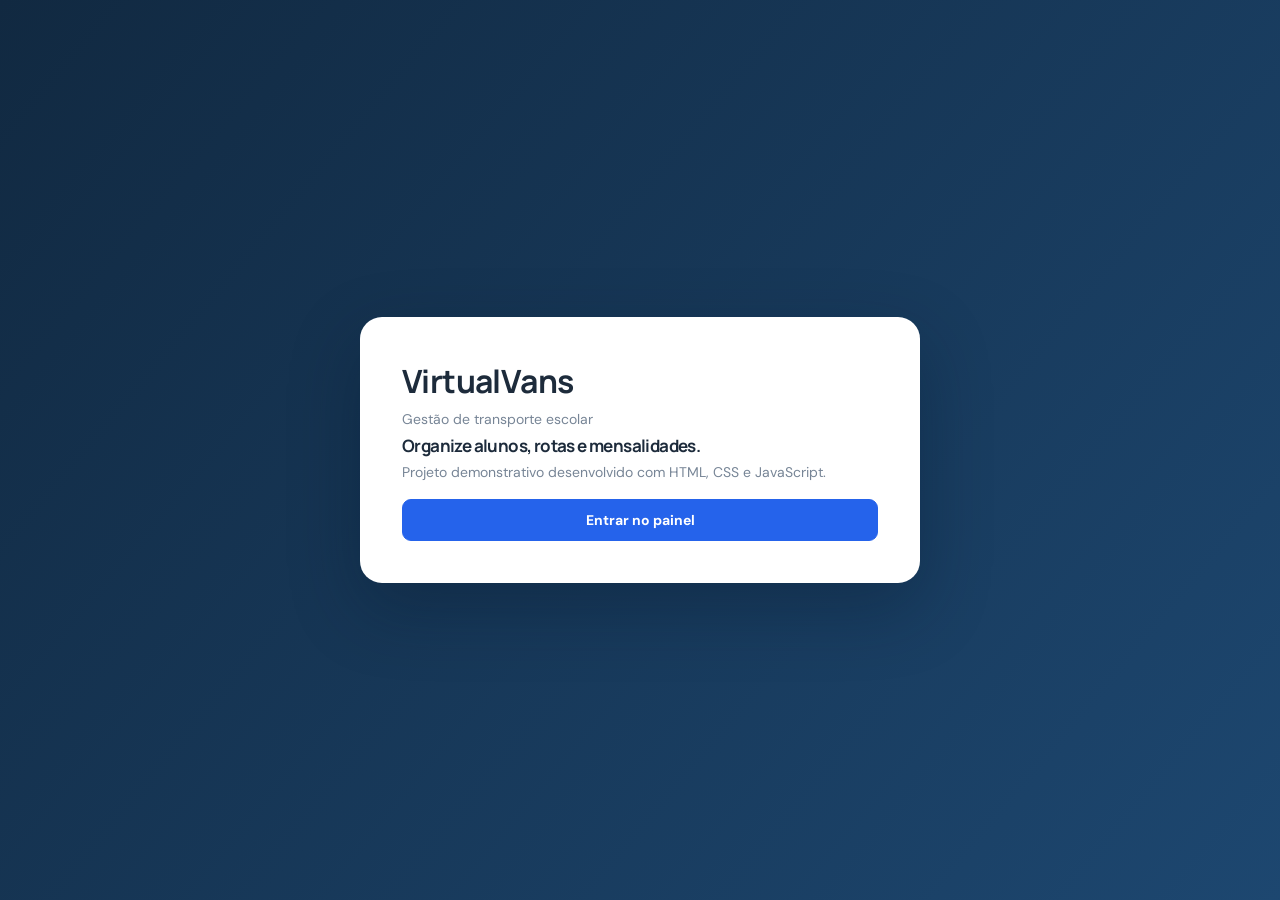
<file: protot/index.html>
<!doctype html>
<html lang="pt-BR">

<head>
    <meta charset="UTF-8">
    <meta name="viewport" content="width=device-width,initial-scale=1">
    <title>VirtualVans — Transporte escolar</title>
    <link rel="stylesheet" href="index.css">
</head>

<body>
    <main class="home">
        <section class="home-card">
            <h1>VirtualVans</h1>
            <p>Gestão de transporte escolar</p>
            <h2>Organize alunos, rotas e mensalidades.</h2>
            <p>Projeto demonstrativo desenvolvido com HTML, CSS e JavaScript.</p><a class="btn primary"
                href="bin/front/painel.html">Entrar no painel</a>
        </section>
    </main>
</body>

</html>
</file>
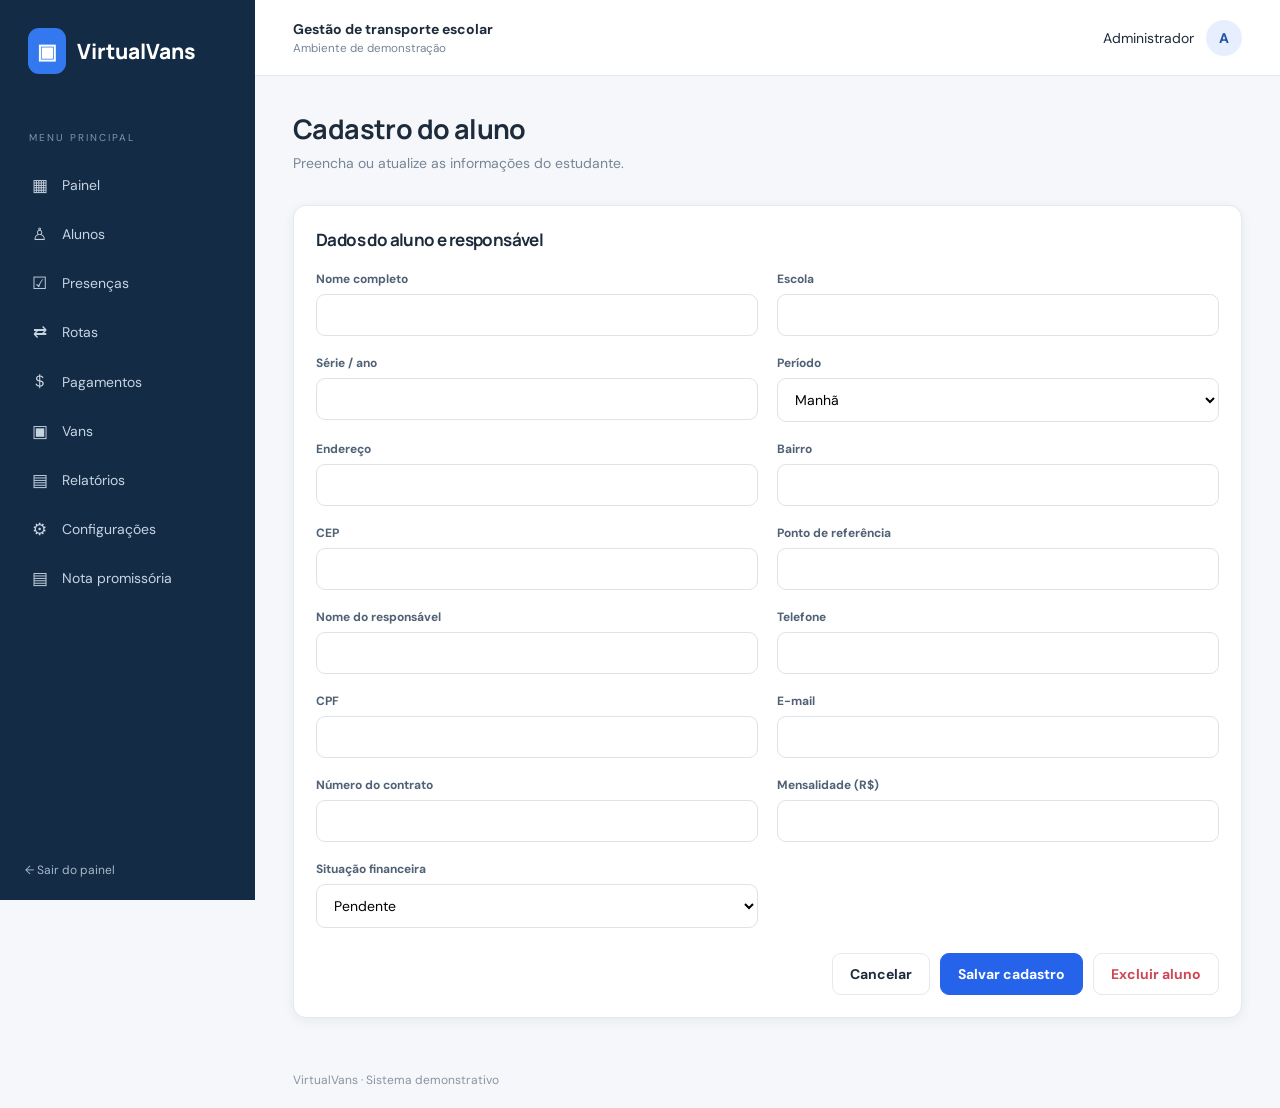
<file: protot/bin/front/aluno.html>
<!doctype html>
<html lang="pt-BR">

<head>
    <meta charset="UTF-8">
    <meta name="viewport" content="width=device-width,initial-scale=1">
    <meta name="description" content="VirtualVans - gestão de transporte escolar">
    <title>Cadastro do aluno | VirtualVans</title>
    <link rel="stylesheet" href="style.css">
</head>

<body data-page="aluno">
    <div class="layout">
        <aside class="sidebar" id="sidebar">
            <a class="brand" href="painel.html"><span class="brand-icon">▣</span>VirtualVans</a>
            <div class="nav-label">MENU PRINCIPAL</div>
            <nav aria-label="Menu principal"><a class="nav-item " href="painel.html"><span
                        class="nav-icon">▦</span>Painel</a><a class="nav-item " href="alunos.html"><span
                        class="nav-icon">♙</span>Alunos</a><a class="nav-item " href="presencas.html"><span
                        class="nav-icon">☑</span>Presenças</a><a class="nav-item " href="rotas.html"><span
                        class="nav-icon">⇄</span>Rotas</a><a class="nav-item " href="pagamentos.html"><span
                        class="nav-icon">＄</span>Pagamentos</a><a class="nav-item " href="vans.html"><span
                        class="nav-icon">▣</span>Vans</a><a class="nav-item " href="relatorios.html"><span
                        class="nav-icon">▤</span>Relatórios</a><a class="nav-item " href="configuracoes.html"><span
                        class="nav-icon">⚙</span>Configurações</a><a class="nav-item "
                    href="nota-promissoria.html"><span class="nav-icon">▤</span>Nota promissória</a></nav>
            <div class="sidebar-foot"><a href="index.html">← Sair do painel</a></div>
        </aside>
        <div class="main">
            <header class="topbar">
                <button type="button" class="btn menu-toggle" id="menu-toggle" aria-label="Abrir menu">☰</button>
                <div><strong>Gestão de transporte escolar</strong><br><small>Ambiente de demonstração</small></div>
                <div class="profile"><span>Administrador</span>
                    <div class="avatar">A</div>
                </div>
            </header>
            <main class="content">
                <div class="pagehead">
                    <div>
                        <h1>Cadastro do aluno</h1>
                        <p>Preencha ou atualize as informações do estudante.</p>
                    </div>
                </div>
                <form class="card" id="form-aluno">
                    <h2>Dados do aluno e responsável</h2>
                    <div class="formgrid">
                        <div class="formgroup"><label for="name">Nome completo</label><input class="field" id="name"
                                name="name" type="text" required></div>
                        <div class="formgroup"><label for="school">Escola</label><input class="field" id="school"
                                name="school" type="text" required></div>
                        <div class="formgroup"><label for="grade">Série / ano</label><input class="field" id="grade"
                                name="grade" type="text"></div>
                        <div class="formgroup"><label for="period">Período</label><select class="field" name="period"
                                id="period">
                                <option>Manhã</option>
                                <option>Tarde</option>
                                <option>Noite</option>
                            </select></div>
                        <div class="formgroup"><label for="address">Endereço</label><input class="field" id="address"
                                name="address" type="text"></div>
                        <div class="formgroup"><label for="neighborhood">Bairro</label><input class="field"
                                id="neighborhood" name="neighborhood" type="text"></div>
                        <div class="formgroup"><label for="cep">CEP</label><input class="field" id="cep" name="cep"
                                type="text"></div>
                        <div class="formgroup"><label for="reference">Ponto de referência</label><input class="field"
                                id="reference" name="reference" type="text"></div>
                        <div class="formgroup"><label for="parentName">Nome do responsável</label><input class="field"
                                id="parentName" name="parentName" type="text" required></div>
                        <div class="formgroup"><label for="parentPhone">Telefone</label><input class="field"
                                id="parentPhone" name="parentPhone" type="tel"></div>
                        <div class="formgroup"><label for="parentCPF">CPF</label><input class="field" id="parentCPF"
                                name="parentCPF" type="text"></div>
                        <div class="formgroup"><label for="email">E-mail</label><input class="field" id="email"
                                name="email" type="email"></div>
                        <div class="formgroup"><label for="contractNumber">Número do contrato</label><input
                                class="field" id="contractNumber" name="contractNumber" type="text"></div>
                        <div class="formgroup"><label for="monthlyFee">Mensalidade (R$)</label><input class="field"
                                id="monthlyFee" name="monthlyFee" type="number" required min=0 step=0.01></div>
                        <div class="formgroup"><label for="paymentStatus">Situação financeira</label><select
                                class="field" name="paymentStatus" id="paymentStatus">
                                <option value="pending">Pendente</option>
                                <option value="paid">Pago</option>
                                <option value="overdue">Atrasado</option>
                            </select></div>
                    </div>
                    <div class="actions"><a class="btn" href="alunos.html">Cancelar</a><button class="btn primary"
                            type="submit">Salvar cadastro</button><button class="btn danger" type="button"
                            id="excluir-aluno" hidden>Excluir aluno</button></div>
                </form>
            </main>
            <footer class="footer">VirtualVans · Sistema demonstrativo</footer>
        </div>
    </div>
    <div id="toast" role="status" aria-live="polite"></div>

    <script src="script.js"></script>
</body>

</html>
</file>
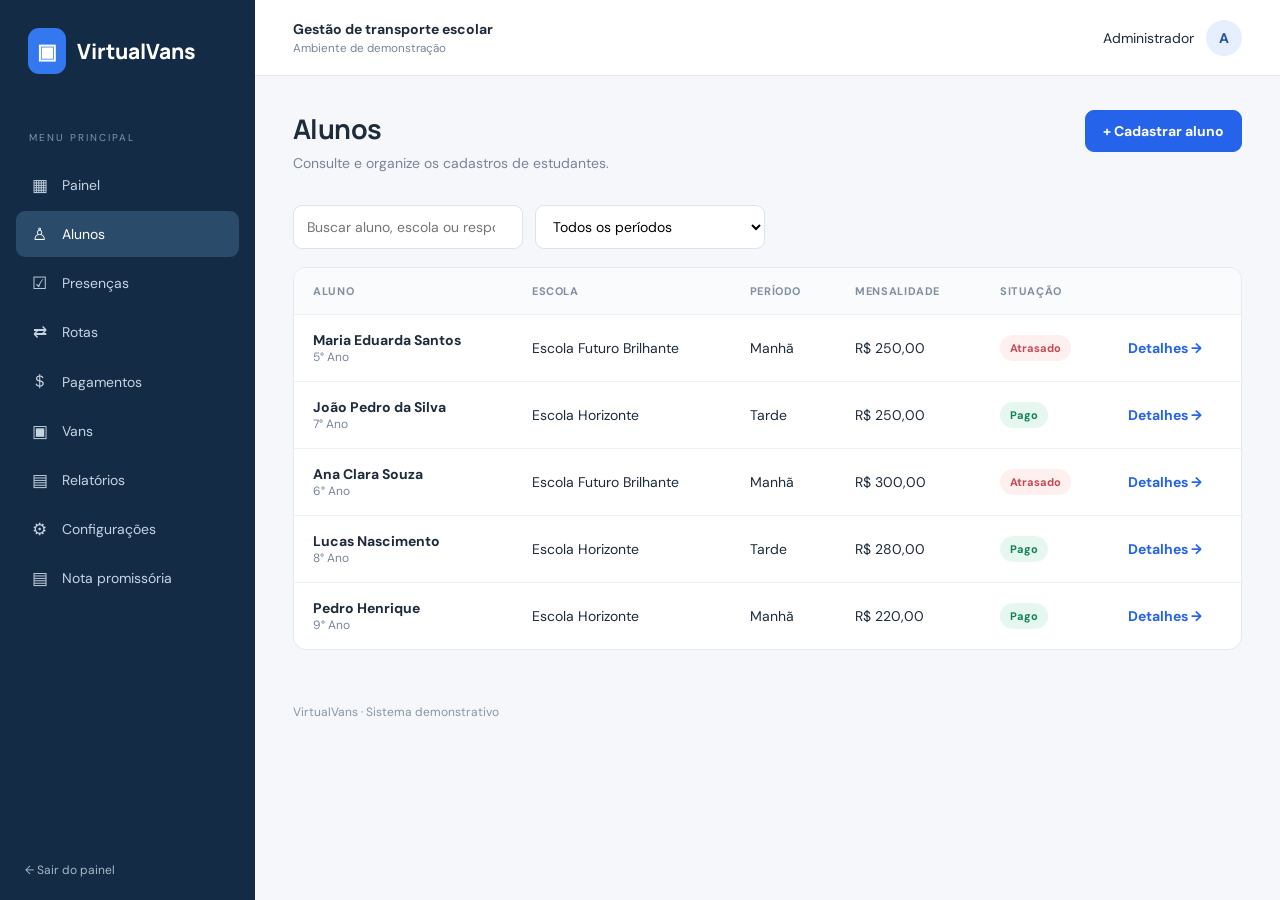
<file: protot/bin/front/alunos.html>
<!doctype html>
<html lang="pt-BR">

<head>
    <meta charset="UTF-8">
    <meta name="viewport" content="width=device-width,initial-scale=1">
    <meta name="description" content="VirtualVans - gestão de transporte escolar">
    <title>Alunos | VirtualVans</title>
    <link rel="stylesheet" href="style.css">
</head>

<body data-page="alunos">
    <div class="layout">
        <aside class="sidebar" id="sidebar">
            <a class="brand" href="painel.html"><span class="brand-icon">▣</span>VirtualVans</a>
            <div class="nav-label">MENU PRINCIPAL</div>
            <nav aria-label="Menu principal"><a class="nav-item " href="painel.html"><span
                        class="nav-icon">▦</span>Painel</a><a class="nav-item active" href="alunos.html"><span
                        class="nav-icon">♙</span>Alunos</a><a class="nav-item " href="presencas.html"><span
                        class="nav-icon">☑</span>Presenças</a><a class="nav-item " href="rotas.html"><span
                        class="nav-icon">⇄</span>Rotas</a><a class="nav-item " href="pagamentos.html"><span
                        class="nav-icon">＄</span>Pagamentos</a><a class="nav-item " href="vans.html"><span
                        class="nav-icon">▣</span>Vans</a><a class="nav-item " href="relatorios.html"><span
                        class="nav-icon">▤</span>Relatórios</a><a class="nav-item " href="configuracoes.html"><span
                        class="nav-icon">⚙</span>Configurações</a><a class="nav-item "
                    href="nota-promissoria.html"><span class="nav-icon">▤</span>Nota promissória</a></nav>
            <div class="sidebar-foot"><a href="index.html">← Sair do painel</a></div>
        </aside>
        <div class="main">
            <header class="topbar">
                <button type="button" class="btn menu-toggle" id="menu-toggle" aria-label="Abrir menu">☰</button>
                <div><strong>Gestão de transporte escolar</strong><br><small>Ambiente de demonstração</small></div>
                <div class="profile"><span>Administrador</span>
                    <div class="avatar">A</div>
                </div>
            </header>
            <main class="content">
                <div class="pagehead">
                    <div>
                        <h1>Alunos</h1>
                        <p>Consulte e organize os cadastros de estudantes.</p>
                    </div><a class="btn primary" href="aluno.html">+ Cadastrar aluno</a>
                </div>
                <div class="toolbar"><input class="field" type="search" id="busca-alunos"
                        placeholder="Buscar aluno, escola ou responsável"><select class="field" id="filtro-periodo">
                        <option value="">Todos os períodos</option>
                        <option>Manhã</option>
                        <option>Tarde</option>
                        <option>Noite</option>
                    </select></div>
                <div class="table-wrap">
                    <table id=tabela-alunos>
                        <thead>
                            <tr>
                                <th>Aluno</th>
                                <th>Escola</th>
                                <th>Período</th>
                                <th>Mensalidade</th>
                                <th>Situação</th>
                                <th></th>
                            </tr>
                        </thead>
                        <tbody>
                            <tr>
                                <td><strong>Maria Eduarda Santos</strong>
                                    <div class="mini">5° Ano</div>
                                </td>
                                <td>Escola Futuro Brilhante</td>
                                <td>Manhã</td>
                                <td>R$ 250,00</td>
                                <td><span class="badge overdue">Atrasado</span></td>
                                <td><a class="link" href="aluno.html?id=1">Detalhes →</a></td>
                            </tr>
                            <tr>
                                <td><strong>João Pedro da Silva</strong>
                                    <div class="mini">7° Ano</div>
                                </td>
                                <td>Escola Horizonte</td>
                                <td>Tarde</td>
                                <td>R$ 250,00</td>
                                <td><span class="badge paid">Pago</span></td>
                                <td><a class="link" href="aluno.html?id=2">Detalhes →</a></td>
                            </tr>
                            <tr>
                                <td><strong>Ana Clara Souza</strong>
                                    <div class="mini">6° Ano</div>
                                </td>
                                <td>Escola Futuro Brilhante</td>
                                <td>Manhã</td>
                                <td>R$ 300,00</td>
                                <td><span class="badge overdue">Atrasado</span></td>
                                <td><a class="link" href="aluno.html?id=3">Detalhes →</a></td>
                            </tr>
                            <tr>
                                <td><strong>Lucas Nascimento</strong>
                                    <div class="mini">8° Ano</div>
                                </td>
                                <td>Escola Horizonte</td>
                                <td>Tarde</td>
                                <td>R$ 280,00</td>
                                <td><span class="badge paid">Pago</span></td>
                                <td><a class="link" href="aluno.html?id=4">Detalhes →</a></td>
                            </tr>
                            <tr>
                                <td><strong>Pedro Henrique</strong>
                                    <div class="mini">9° Ano</div>
                                </td>
                                <td>Escola Horizonte</td>
                                <td>Manhã</td>
                                <td>R$ 220,00</td>
                                <td><span class="badge paid">Pago</span></td>
                                <td><a class="link" href="aluno.html?id=5">Detalhes →</a></td>
                            </tr>
                        </tbody>
                    </table>
                </div>
            </main>
            <footer class="footer">VirtualVans · Sistema demonstrativo</footer>
        </div>
    </div>
    <div id="toast" role="status" aria-live="polite"></div>

    <script src="script.js"></script>
</body>

</html>
</file>
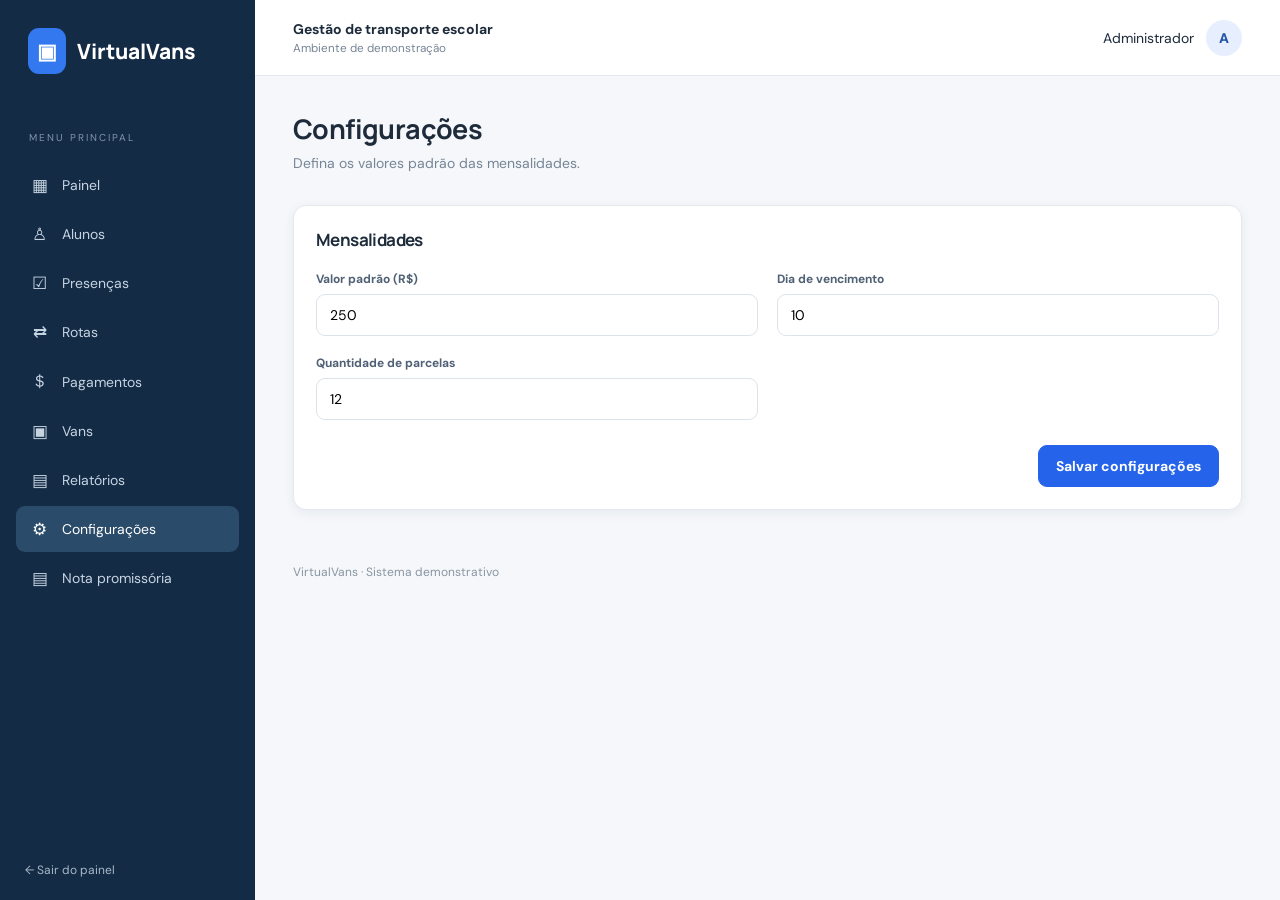
<file: protot/bin/front/configuracoes.html>
<!doctype html>
<html lang="pt-BR">

<head>
    <meta charset="UTF-8">
    <meta name="viewport" content="width=device-width,initial-scale=1">
    <meta name="description" content="VirtualVans - gestão de transporte escolar">
    <title>Configurações | VirtualVans</title>
    <link rel="stylesheet" href="style.css">
</head>

<body data-page="configuracoes">
    <div class="layout">
        <aside class="sidebar" id="sidebar">
            <a class="brand" href="painel.html"><span class="brand-icon">▣</span>VirtualVans</a>
            <div class="nav-label">MENU PRINCIPAL</div>
            <nav aria-label="Menu principal"><a class="nav-item " href="painel.html"><span
                        class="nav-icon">▦</span>Painel</a><a class="nav-item " href="alunos.html"><span
                        class="nav-icon">♙</span>Alunos</a><a class="nav-item " href="presencas.html"><span
                        class="nav-icon">☑</span>Presenças</a><a class="nav-item " href="rotas.html"><span
                        class="nav-icon">⇄</span>Rotas</a><a class="nav-item " href="pagamentos.html"><span
                        class="nav-icon">＄</span>Pagamentos</a><a class="nav-item " href="vans.html"><span
                        class="nav-icon">▣</span>Vans</a><a class="nav-item " href="relatorios.html"><span
                        class="nav-icon">▤</span>Relatórios</a><a class="nav-item active"
                    href="configuracoes.html"><span class="nav-icon">⚙</span>Configurações</a><a class="nav-item "
                    href="nota-promissoria.html"><span class="nav-icon">▤</span>Nota promissória</a></nav>
            <div class="sidebar-foot"><a href="index.html">← Sair do painel</a></div>
        </aside>
        <div class="main">
            <header class="topbar">
                <button type="button" class="btn menu-toggle" id="menu-toggle" aria-label="Abrir menu">☰</button>
                <div><strong>Gestão de transporte escolar</strong><br><small>Ambiente de demonstração</small></div>
                <div class="profile"><span>Administrador</span>
                    <div class="avatar">A</div>
                </div>
            </header>
            <main class="content">
                <div class="pagehead">
                    <div>
                        <h1>Configurações</h1>
                        <p>Defina os valores padrão das mensalidades.</p>
                    </div>
                </div>
                <form id="form-config" class="card">
                    <h2>Mensalidades</h2>
                    <div class="formgrid">
                        <div class="formgroup"><label for="defaultFee">Valor padrão (R$)</label><input class="field"
                                type="number" min="0" step="0.01" id="defaultFee" name="defaultFee" value="250"
                                required></div>
                        <div class="formgroup"><label for="dueDay">Dia de vencimento</label><input class="field"
                                type="number" min="1" max="31" id="dueDay" name="dueDay" value="10" required></div>
                        <div class="formgroup"><label for="installments">Quantidade de parcelas</label><input
                                class="field" type="number" min="1" id="installments" name="installments" value="12"
                                required></div>
                    </div>
                    <div class="actions"><button class="btn primary">Salvar configurações</button></div>
                </form>
            </main>
            <footer class="footer">VirtualVans · Sistema demonstrativo</footer>
        </div>
    </div>
    <div id="toast" role="status" aria-live="polite"></div>

    <script src="script.js"></script>
</body>

</html>
</file>
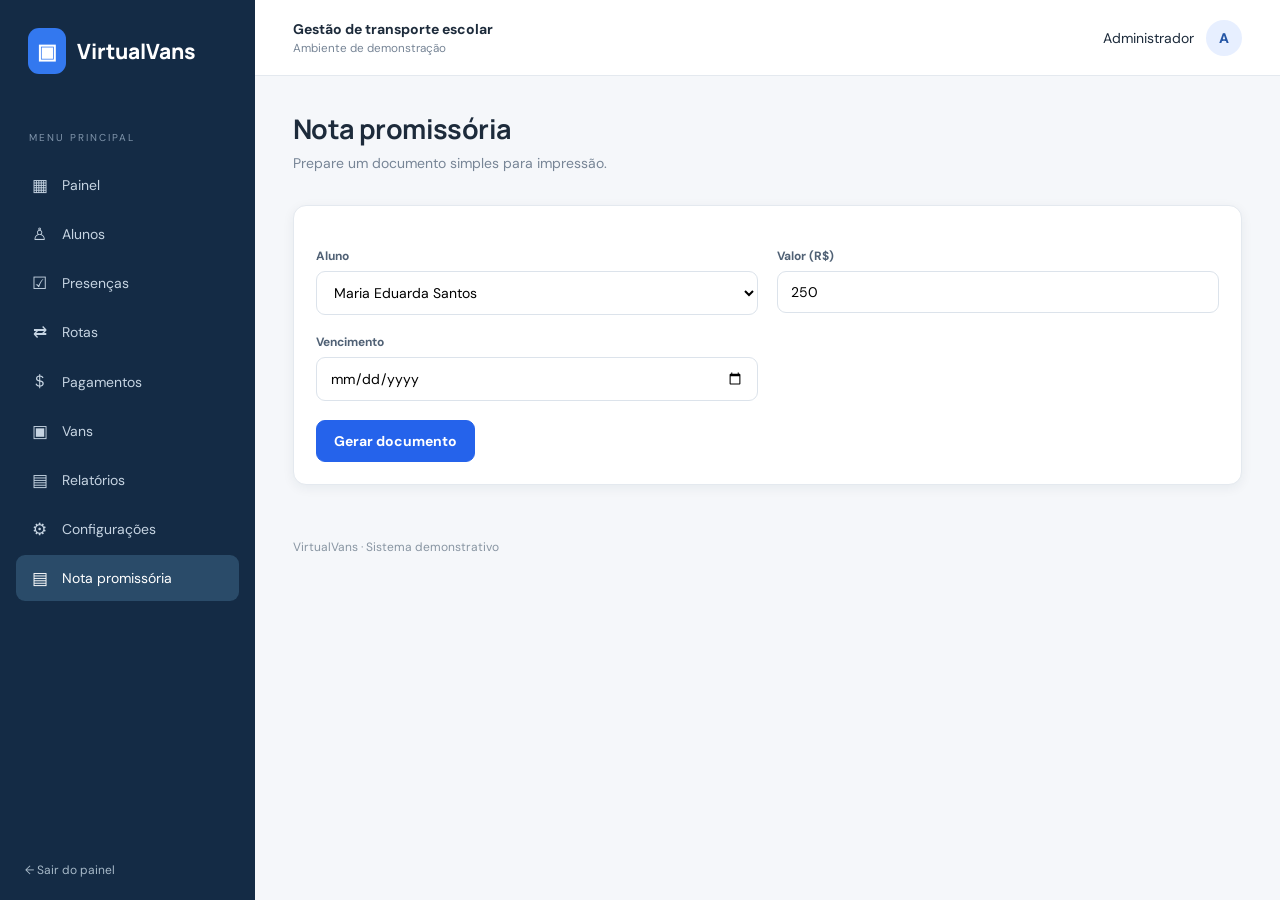
<file: protot/bin/front/nota-promissoria.html>
<!doctype html>
<html lang="pt-BR">

<head>
    <meta charset="UTF-8">
    <meta name="viewport" content="width=device-width,initial-scale=1">
    <meta name="description" content="VirtualVans - gestão de transporte escolar">
    <title>Nota promissória | VirtualVans</title>
    <link rel="stylesheet" href="style.css">
</head>

<body data-page="nota-promissoria">
    <div class="layout">
        <aside class="sidebar" id="sidebar">
            <a class="brand" href="painel.html"><span class="brand-icon">▣</span>VirtualVans</a>
            <div class="nav-label">MENU PRINCIPAL</div>
            <nav aria-label="Menu principal"><a class="nav-item " href="painel.html"><span
                        class="nav-icon">▦</span>Painel</a><a class="nav-item " href="alunos.html"><span
                        class="nav-icon">♙</span>Alunos</a><a class="nav-item " href="presencas.html"><span
                        class="nav-icon">☑</span>Presenças</a><a class="nav-item " href="rotas.html"><span
                        class="nav-icon">⇄</span>Rotas</a><a class="nav-item " href="pagamentos.html"><span
                        class="nav-icon">＄</span>Pagamentos</a><a class="nav-item " href="vans.html"><span
                        class="nav-icon">▣</span>Vans</a><a class="nav-item " href="relatorios.html"><span
                        class="nav-icon">▤</span>Relatórios</a><a class="nav-item " href="configuracoes.html"><span
                        class="nav-icon">⚙</span>Configurações</a><a class="nav-item active"
                    href="nota-promissoria.html"><span class="nav-icon">▤</span>Nota promissória</a></nav>
            <div class="sidebar-foot"><a href="index.html">← Sair do painel</a></div>
        </aside>
        <div class="main">
            <header class="topbar">
                <button type="button" class="btn menu-toggle" id="menu-toggle" aria-label="Abrir menu">☰</button>
                <div><strong>Gestão de transporte escolar</strong><br><small>Ambiente de demonstração</small></div>
                <div class="profile"><span>Administrador</span>
                    <div class="avatar">A</div>
                </div>
            </header>
            <main class="content">
                <div class="pagehead">
                    <div>
                        <h1>Nota promissória</h1>
                        <p>Prepare um documento simples para impressão.</p>
                    </div>
                </div>
                <section class="card">
                    <form id="form-nota" class="formgrid">
                        <div class="formgroup"><label for="nota-aluno">Aluno</label><select class="field"
                                id="nota-aluno" name="studentId">
                                <option value="1">Maria Eduarda Santos</option>
                                <option value="2">João Pedro da Silva</option>
                                <option value="3">Ana Clara Souza</option>
                                <option value="4">Lucas Nascimento</option>
                                <option value="5">Pedro Henrique</option>
                            </select></div>
                        <div class="formgroup"><label for="nota-valor">Valor (R$)</label><input class="field"
                                type="number" id="nota-valor" name="amount" value="250" required></div>
                        <div class="formgroup"><label for="nota-data">Vencimento</label><input class="field" type="date"
                                id="nota-data" name="dueDate" required></div>
                        <div class="span2"><button class="btn primary">Gerar documento</button></div>
                    </form>
                    <div id="documento-nota"></div>
                </section>
            </main>
            <footer class="footer">VirtualVans · Sistema demonstrativo</footer>
        </div>
    </div>
    <div id="toast" role="status" aria-live="polite"></div>

    <script src="script.js"></script>
</body>

</html>
</file>
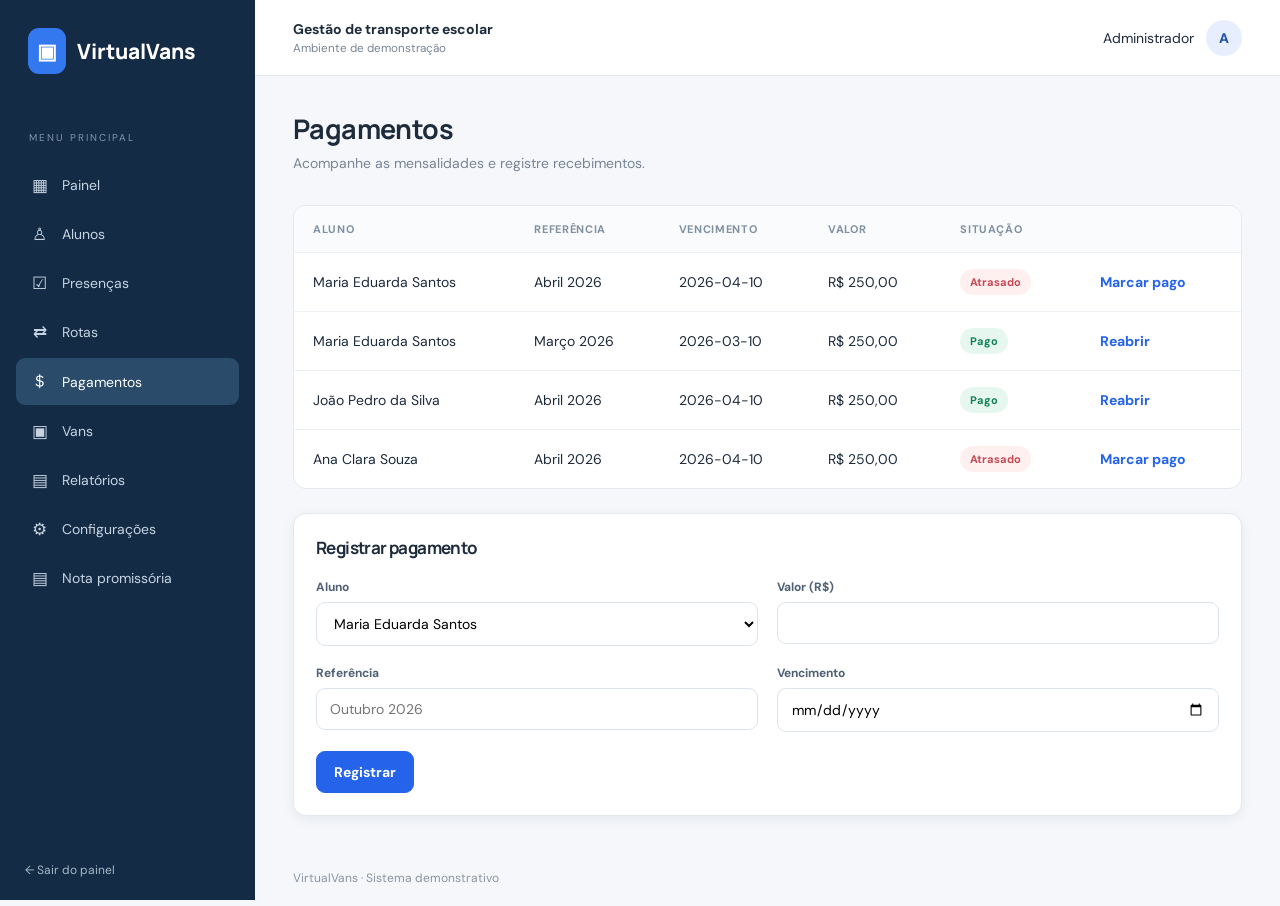
<file: protot/bin/front/pagamentos.html>
<!doctype html>
<html lang="pt-BR">

<head>
    <meta charset="UTF-8">
    <meta name="viewport" content="width=device-width,initial-scale=1">
    <meta name="description" content="VirtualVans - gestão de transporte escolar">
    <title>Pagamentos | VirtualVans</title>
    <link rel="stylesheet" href="style.css">
</head>

<body data-page="pagamentos">
    <div class="layout">
        <aside class="sidebar" id="sidebar">
            <a class="brand" href="painel.html"><span class="brand-icon">▣</span>VirtualVans</a>
            <div class="nav-label">MENU PRINCIPAL</div>
            <nav aria-label="Menu principal"><a class="nav-item " href="painel.html"><span
                        class="nav-icon">▦</span>Painel</a><a class="nav-item " href="alunos.html"><span
                        class="nav-icon">♙</span>Alunos</a><a class="nav-item " href="presencas.html"><span
                        class="nav-icon">☑</span>Presenças</a><a class="nav-item " href="rotas.html"><span
                        class="nav-icon">⇄</span>Rotas</a><a class="nav-item active" href="pagamentos.html"><span
                        class="nav-icon">＄</span>Pagamentos</a><a class="nav-item " href="vans.html"><span
                        class="nav-icon">▣</span>Vans</a><a class="nav-item " href="relatorios.html"><span
                        class="nav-icon">▤</span>Relatórios</a><a class="nav-item " href="configuracoes.html"><span
                        class="nav-icon">⚙</span>Configurações</a><a class="nav-item "
                    href="nota-promissoria.html"><span class="nav-icon">▤</span>Nota promissória</a></nav>
            <div class="sidebar-foot"><a href="index.html">← Sair do painel</a></div>
        </aside>
        <div class="main">
            <header class="topbar">
                <button type="button" class="btn menu-toggle" id="menu-toggle" aria-label="Abrir menu">☰</button>
                <div><strong>Gestão de transporte escolar</strong><br><small>Ambiente de demonstração</small></div>
                <div class="profile"><span>Administrador</span>
                    <div class="avatar">A</div>
                </div>
            </header>
            <main class="content">
                <div class="pagehead">
                    <div>
                        <h1>Pagamentos</h1>
                        <p>Acompanhe as mensalidades e registre recebimentos.</p>
                    </div>
                </div>
                <div class="table-wrap">
                    <table id=tabela-pagamentos>
                        <thead>
                            <tr>
                                <th>Aluno</th>
                                <th>Referência</th>
                                <th>Vencimento</th>
                                <th>Valor</th>
                                <th>Situação</th>
                                <th></th>
                            </tr>
                        </thead>
                        <tbody>
                            <tr>
                                <td>Maria Eduarda Santos</td>
                                <td>Abril 2026</td>
                                <td>2026-04-10</td>
                                <td>R$ 250,00</td>
                                <td><span class="badge overdue">Atrasado</span></td>
                                <td><button type="button" class="link alternar-pagamento" data-id="p1">Marcar
                                        pago</button></td>
                            </tr>
                            <tr>
                                <td>Maria Eduarda Santos</td>
                                <td>Março 2026</td>
                                <td>2026-03-10</td>
                                <td>R$ 250,00</td>
                                <td><span class="badge paid">Pago</span></td>
                                <td><button type="button" class="link alternar-pagamento" data-id="p2">Reabrir</button>
                                </td>
                            </tr>
                            <tr>
                                <td>João Pedro da Silva</td>
                                <td>Abril 2026</td>
                                <td>2026-04-10</td>
                                <td>R$ 250,00</td>
                                <td><span class="badge paid">Pago</span></td>
                                <td><button type="button" class="link alternar-pagamento" data-id="p3">Reabrir</button>
                                </td>
                            </tr>
                            <tr>
                                <td>Ana Clara Souza</td>
                                <td>Abril 2026</td>
                                <td>2026-04-10</td>
                                <td>R$ 250,00</td>
                                <td><span class="badge overdue">Atrasado</span></td>
                                <td><button type="button" class="link alternar-pagamento" data-id="p4">Marcar
                                        pago</button></td>
                            </tr>
                        </tbody>
                    </table>
                </div>
                <section class="card section">
                    <h2>Registrar pagamento</h2>
                    <form id="form-pagamento" class="formgrid">
                        <div class="formgroup"><label for="studentId">Aluno</label><select id="studentId"
                                name="studentId" class="field" required>
                                <option value="1">Maria Eduarda Santos</option>
                                <option value="2">João Pedro da Silva</option>
                                <option value="3">Ana Clara Souza</option>
                                <option value="4">Lucas Nascimento</option>
                                <option value="5">Pedro Henrique</option>
                            </select></div>
                        <div class="formgroup"><label for="amount">Valor (R$)</label><input id="amount" name="amount"
                                type="number" min="0.01" step="0.01" class="field" required></div>
                        <div class="formgroup"><label for="month">Referência</label><input id="month" name="month"
                                class="field" placeholder="Outubro 2026" required></div>
                        <div class="formgroup"><label for="dueDate">Vencimento</label><input id="dueDate" name="dueDate"
                                type="date" class="field" required></div>
                        <div class="span2"><button class="btn primary" type="submit">Registrar</button></div>
                    </form>
                </section>
            </main>
            <footer class="footer">VirtualVans · Sistema demonstrativo</footer>
        </div>
    </div>
    <div id="toast" role="status" aria-live="polite"></div>

    <script src="script.js"></script>
</body>

</html>
</file>
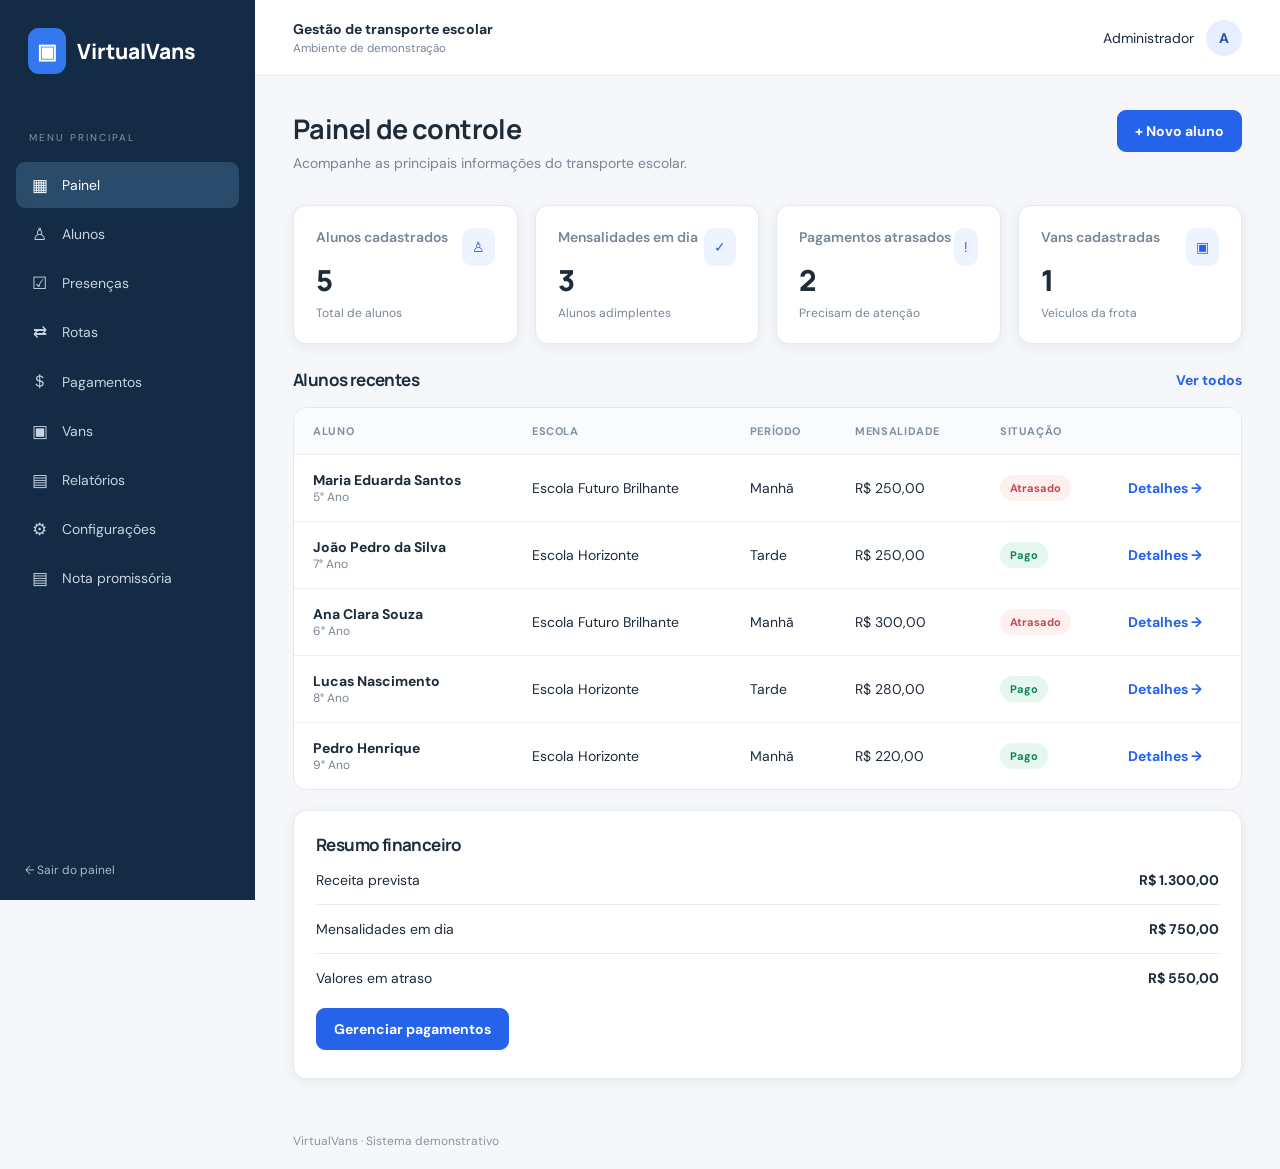
<file: protot/bin/front/painel.html>
<!doctype html>
<html lang="pt-BR">

<head>
    <meta charset="UTF-8">
    <meta name="viewport" content="width=device-width,initial-scale=1">
    <meta name="description" content="VirtualVans - gestão de transporte escolar">
    <title>Painel de controle | VirtualVans</title>
    <link rel="stylesheet" href="style.css">
</head>

<body data-page="painel">
    <div class="layout">
        <aside class="sidebar" id="sidebar">
            <a class="brand" href="painel.html"><span class="brand-icon">▣</span>VirtualVans</a>
            <div class="nav-label">MENU PRINCIPAL</div>
            <nav aria-label="Menu principal"><a class="nav-item active" href="painel.html"><span
                        class="nav-icon">▦</span>Painel</a><a class="nav-item " href="alunos.html"><span
                        class="nav-icon">♙</span>Alunos</a><a class="nav-item " href="presencas.html"><span
                        class="nav-icon">☑</span>Presenças</a><a class="nav-item " href="rotas.html"><span
                        class="nav-icon">⇄</span>Rotas</a><a class="nav-item " href="pagamentos.html"><span
                        class="nav-icon">＄</span>Pagamentos</a><a class="nav-item " href="vans.html"><span
                        class="nav-icon">▣</span>Vans</a><a class="nav-item " href="relatorios.html"><span
                        class="nav-icon">▤</span>Relatórios</a><a class="nav-item " href="configuracoes.html"><span
                        class="nav-icon">⚙</span>Configurações</a><a class="nav-item "
                    href="nota-promissoria.html"><span class="nav-icon">▤</span>Nota promissória</a></nav>
            <div class="sidebar-foot"><a href="index.html">← Sair do painel</a></div>
        </aside>
        <div class="main">
            <header class="topbar">
                <button type="button" class="btn menu-toggle" id="menu-toggle" aria-label="Abrir menu">☰</button>
                <div><strong>Gestão de transporte escolar</strong><br><small>Ambiente de demonstração</small></div>
                <div class="profile"><span>Administrador</span>
                    <div class="avatar">A</div>
                </div>
            </header>
            <main class="content">
                <div class="pagehead">
                    <div>
                        <h1>Painel de controle</h1>
                        <p>Acompanhe as principais informações do transporte escolar.</p>
                    </div><a class="btn primary" href="aluno.html">+ Novo aluno</a>
                </div>
                <section class="grid" id="indicadores">
                    <article class="card"><span class="stat-icon">♙</span>
                        <div class="stat-label">Alunos cadastrados</div>
                        <div class="stat-value">5</div>
                        <div class="stat-foot">Total de alunos</div>
                    </article>
                    <article class="card"><span class="stat-icon">✓</span>
                        <div class="stat-label">Mensalidades em dia</div>
                        <div class="stat-value">3</div>
                        <div class="stat-foot">Alunos adimplentes</div>
                    </article>
                    <article class="card"><span class="stat-icon">!</span>
                        <div class="stat-label">Pagamentos atrasados</div>
                        <div class="stat-value">2</div>
                        <div class="stat-foot">Precisam de atenção</div>
                    </article>
                    <article class="card"><span class="stat-icon">▣</span>
                        <div class="stat-label">Vans cadastradas</div>
                        <div class="stat-value">1</div>
                        <div class="stat-foot">Veículos da frota</div>
                    </article>
                </section>
                <section class="split section">
                    <div>
                        <div class="section-head">
                            <h2>Alunos recentes</h2><a class="link" href="alunos.html">Ver todos</a>
                        </div>
                        <div class="table-wrap">
                            <table id=resumo-alunos>
                                <thead>
                                    <tr>
                                        <th>Aluno</th>
                                        <th>Escola</th>
                                        <th>Período</th>
                                        <th>Mensalidade</th>
                                        <th>Situação</th>
                                        <th></th>
                                    </tr>
                                </thead>
                                <tbody>
                                    <tr>
                                        <td><strong>Maria Eduarda Santos</strong>
                                            <div class="mini">5° Ano</div>
                                        </td>
                                        <td>Escola Futuro Brilhante</td>
                                        <td>Manhã</td>
                                        <td>R$ 250,00</td>
                                        <td><span class="badge overdue">Atrasado</span></td>
                                        <td><a class="link" href="aluno.html?id=1">Detalhes →</a></td>
                                    </tr>
                                    <tr>
                                        <td><strong>João Pedro da Silva</strong>
                                            <div class="mini">7° Ano</div>
                                        </td>
                                        <td>Escola Horizonte</td>
                                        <td>Tarde</td>
                                        <td>R$ 250,00</td>
                                        <td><span class="badge paid">Pago</span></td>
                                        <td><a class="link" href="aluno.html?id=2">Detalhes →</a></td>
                                    </tr>
                                    <tr>
                                        <td><strong>Ana Clara Souza</strong>
                                            <div class="mini">6° Ano</div>
                                        </td>
                                        <td>Escola Futuro Brilhante</td>
                                        <td>Manhã</td>
                                        <td>R$ 300,00</td>
                                        <td><span class="badge overdue">Atrasado</span></td>
                                        <td><a class="link" href="aluno.html?id=3">Detalhes →</a></td>
                                    </tr>
                                    <tr>
                                        <td><strong>Lucas Nascimento</strong>
                                            <div class="mini">8° Ano</div>
                                        </td>
                                        <td>Escola Horizonte</td>
                                        <td>Tarde</td>
                                        <td>R$ 280,00</td>
                                        <td><span class="badge paid">Pago</span></td>
                                        <td><a class="link" href="aluno.html?id=4">Detalhes →</a></td>
                                    </tr>
                                    <tr>
                                        <td><strong>Pedro Henrique</strong>
                                            <div class="mini">9° Ano</div>
                                        </td>
                                        <td>Escola Horizonte</td>
                                        <td>Manhã</td>
                                        <td>R$ 220,00</td>
                                        <td><span class="badge paid">Pago</span></td>
                                        <td><a class="link" href="aluno.html?id=5">Detalhes →</a></td>
                                    </tr>
                                </tbody>
                            </table>
                        </div>
                    </div>
                    <div class="card">
                        <h2>Resumo financeiro</h2>
                        <div id="resumo-financeiro">
                            <div class="metric-row"><span>Receita prevista</span><strong>R$ 1.300,00</strong></div>
                            <div class="metric-row"><span>Mensalidades em dia</span><strong>R$ 750,00</strong></div>
                            <div class="metric-row"><span>Valores em atraso</span><strong>R$ 550,00</strong></div>
                        </div>
                        <p><a class="btn primary" href="pagamentos.html">Gerenciar pagamentos</a></p>
                    </div>
                </section>
            </main>
            <footer class="footer">VirtualVans · Sistema demonstrativo</footer>
        </div>
    </div>
    <div id="toast" role="status" aria-live="polite"></div>

    <script src="script.js"></script>
</body>

</html>
</file>
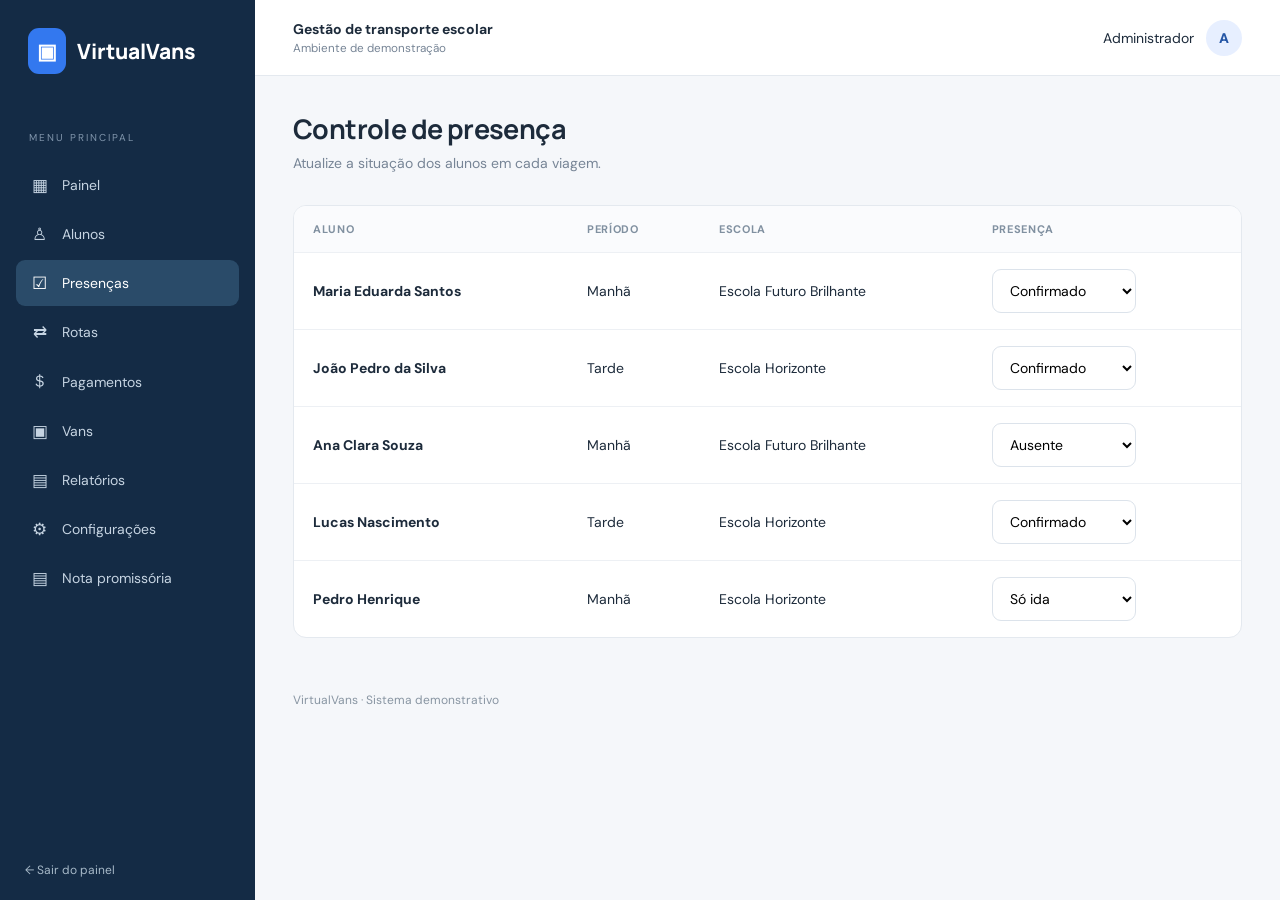
<file: protot/bin/front/presencas.html>
<!doctype html>
<html lang="pt-BR">

<head>
    <meta charset="UTF-8">
    <meta name="viewport" content="width=device-width,initial-scale=1">
    <meta name="description" content="VirtualVans - gestão de transporte escolar">
    <title>Controle de presença | VirtualVans</title>
    <link rel="stylesheet" href="style.css">
</head>

<body data-page="presencas">
    <div class="layout">
        <aside class="sidebar" id="sidebar">
            <a class="brand" href="painel.html"><span class="brand-icon">▣</span>VirtualVans</a>
            <div class="nav-label">MENU PRINCIPAL</div>
            <nav aria-label="Menu principal"><a class="nav-item " href="painel.html"><span
                        class="nav-icon">▦</span>Painel</a><a class="nav-item " href="alunos.html"><span
                        class="nav-icon">♙</span>Alunos</a><a class="nav-item active" href="presencas.html"><span
                        class="nav-icon">☑</span>Presenças</a><a class="nav-item " href="rotas.html"><span
                        class="nav-icon">⇄</span>Rotas</a><a class="nav-item " href="pagamentos.html"><span
                        class="nav-icon">＄</span>Pagamentos</a><a class="nav-item " href="vans.html"><span
                        class="nav-icon">▣</span>Vans</a><a class="nav-item " href="relatorios.html"><span
                        class="nav-icon">▤</span>Relatórios</a><a class="nav-item " href="configuracoes.html"><span
                        class="nav-icon">⚙</span>Configurações</a><a class="nav-item "
                    href="nota-promissoria.html"><span class="nav-icon">▤</span>Nota promissória</a></nav>
            <div class="sidebar-foot"><a href="index.html">← Sair do painel</a></div>
        </aside>
        <div class="main">
            <header class="topbar">
                <button type="button" class="btn menu-toggle" id="menu-toggle" aria-label="Abrir menu">☰</button>
                <div><strong>Gestão de transporte escolar</strong><br><small>Ambiente de demonstração</small></div>
                <div class="profile"><span>Administrador</span>
                    <div class="avatar">A</div>
                </div>
            </header>
            <main class="content">
                <div class="pagehead">
                    <div>
                        <h1>Controle de presença</h1>
                        <p>Atualize a situação dos alunos em cada viagem.</p>
                    </div>
                </div>
                <div class="table-wrap">
                    <table id=tabela-presencas>
                        <thead>
                            <tr>
                                <th>Aluno</th>
                                <th>Período</th>
                                <th>Escola</th>
                                <th>Presença</th>
                            </tr>
                        </thead>
                        <tbody>
                            <tr>
                                <td><strong>Maria Eduarda Santos</strong></td>
                                <td>Manhã</td>
                                <td>Escola Futuro Brilhante</td>
                                <td><select class="field presence-select" data-id="1">
                                        <option value="undefined">Não informado</option>
                                        <option value="confirmed" selected>Confirmado</option>
                                        <option value="absent">Ausente</option>
                                        <option value="suspended">Suspenso</option>
                                        <option value="goOnly">Só ida</option>
                                        <option value="returnOnly">Só volta</option>
                                    </select></td>
                            </tr>
                            <tr>
                                <td><strong>João Pedro da Silva</strong></td>
                                <td>Tarde</td>
                                <td>Escola Horizonte</td>
                                <td><select class="field presence-select" data-id="2">
                                        <option value="undefined">Não informado</option>
                                        <option value="confirmed" selected>Confirmado</option>
                                        <option value="absent">Ausente</option>
                                        <option value="suspended">Suspenso</option>
                                        <option value="goOnly">Só ida</option>
                                        <option value="returnOnly">Só volta</option>
                                    </select></td>
                            </tr>
                            <tr>
                                <td><strong>Ana Clara Souza</strong></td>
                                <td>Manhã</td>
                                <td>Escola Futuro Brilhante</td>
                                <td><select class="field presence-select" data-id="3">
                                        <option value="undefined">Não informado</option>
                                        <option value="confirmed">Confirmado</option>
                                        <option value="absent" selected>Ausente</option>
                                        <option value="suspended">Suspenso</option>
                                        <option value="goOnly">Só ida</option>
                                        <option value="returnOnly">Só volta</option>
                                    </select></td>
                            </tr>
                            <tr>
                                <td><strong>Lucas Nascimento</strong></td>
                                <td>Tarde</td>
                                <td>Escola Horizonte</td>
                                <td><select class="field presence-select" data-id="4">
                                        <option value="undefined">Não informado</option>
                                        <option value="confirmed" selected>Confirmado</option>
                                        <option value="absent">Ausente</option>
                                        <option value="suspended">Suspenso</option>
                                        <option value="goOnly">Só ida</option>
                                        <option value="returnOnly">Só volta</option>
                                    </select></td>
                            </tr>
                            <tr>
                                <td><strong>Pedro Henrique</strong></td>
                                <td>Manhã</td>
                                <td>Escola Horizonte</td>
                                <td><select class="field presence-select" data-id="5">
                                        <option value="undefined">Não informado</option>
                                        <option value="confirmed">Confirmado</option>
                                        <option value="absent">Ausente</option>
                                        <option value="suspended">Suspenso</option>
                                        <option value="goOnly" selected>Só ida</option>
                                        <option value="returnOnly">Só volta</option>
                                    </select></td>
                            </tr>
                        </tbody>
                    </table>
                </div>
            </main>
            <footer class="footer">VirtualVans · Sistema demonstrativo</footer>
        </div>
    </div>
    <div id="toast" role="status" aria-live="polite"></div>

    <script src="script.js"></script>
</body>

</html>
</file>
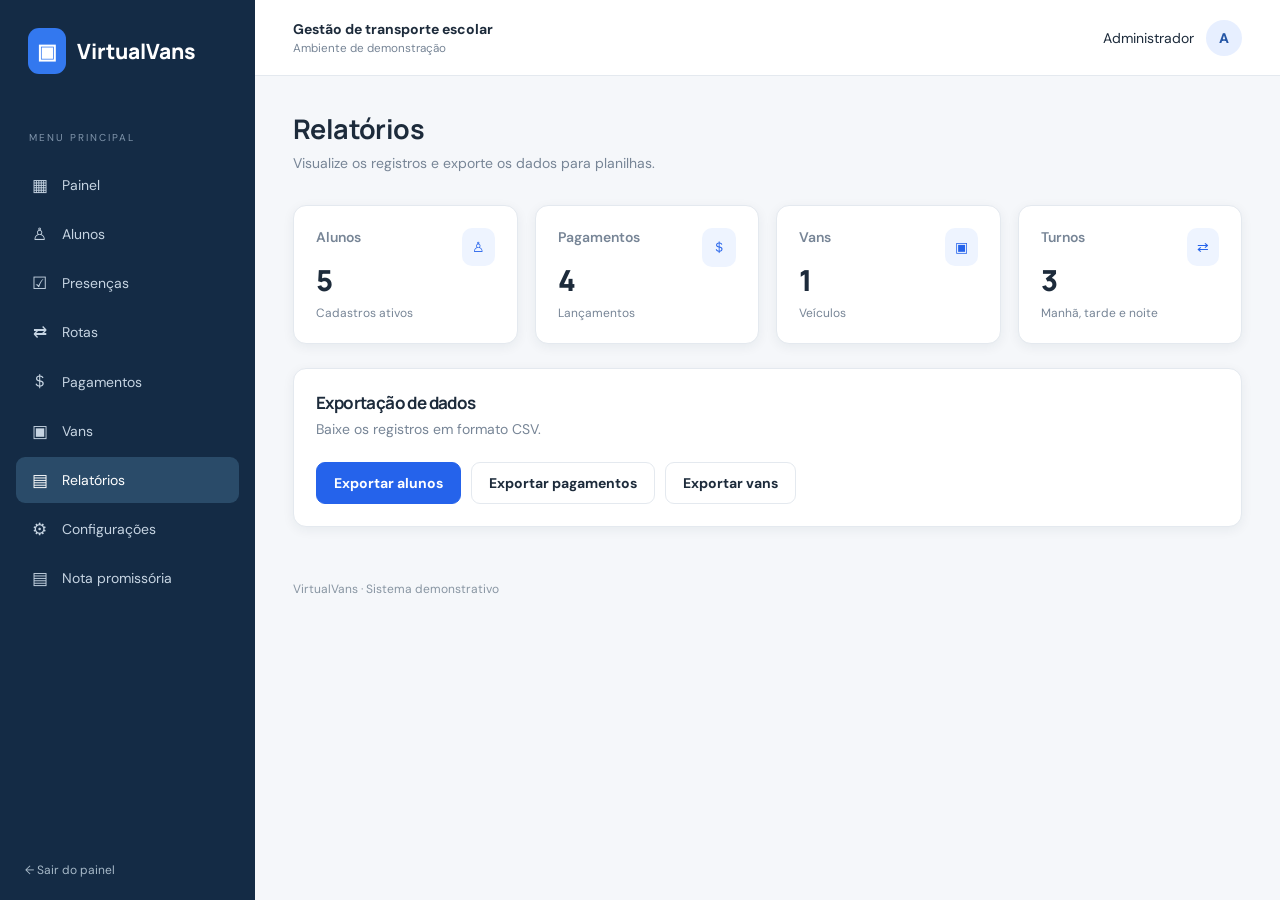
<file: protot/bin/front/relatorios.html>
<!doctype html>
<html lang="pt-BR">

<head>
    <meta charset="UTF-8">
    <meta name="viewport" content="width=device-width,initial-scale=1">
    <meta name="description" content="VirtualVans - gestão de transporte escolar">
    <title>Relatórios | VirtualVans</title>
    <link rel="stylesheet" href="style.css">
</head>

<body data-page="relatorios">
    <div class="layout">
        <aside class="sidebar" id="sidebar">
            <a class="brand" href="painel.html"><span class="brand-icon">▣</span>VirtualVans</a>
            <div class="nav-label">MENU PRINCIPAL</div>
            <nav aria-label="Menu principal"><a class="nav-item " href="painel.html"><span
                        class="nav-icon">▦</span>Painel</a><a class="nav-item " href="alunos.html"><span
                        class="nav-icon">♙</span>Alunos</a><a class="nav-item " href="presencas.html"><span
                        class="nav-icon">☑</span>Presenças</a><a class="nav-item " href="rotas.html"><span
                        class="nav-icon">⇄</span>Rotas</a><a class="nav-item " href="pagamentos.html"><span
                        class="nav-icon">＄</span>Pagamentos</a><a class="nav-item " href="vans.html"><span
                        class="nav-icon">▣</span>Vans</a><a class="nav-item active" href="relatorios.html"><span
                        class="nav-icon">▤</span>Relatórios</a><a class="nav-item " href="configuracoes.html"><span
                        class="nav-icon">⚙</span>Configurações</a><a class="nav-item "
                    href="nota-promissoria.html"><span class="nav-icon">▤</span>Nota promissória</a></nav>
            <div class="sidebar-foot"><a href="index.html">← Sair do painel</a></div>
        </aside>
        <div class="main">
            <header class="topbar">
                <button type="button" class="btn menu-toggle" id="menu-toggle" aria-label="Abrir menu">☰</button>
                <div><strong>Gestão de transporte escolar</strong><br><small>Ambiente de demonstração</small></div>
                <div class="profile"><span>Administrador</span>
                    <div class="avatar">A</div>
                </div>
            </header>
            <main class="content">
                <div class="pagehead">
                    <div>
                        <h1>Relatórios</h1>
                        <p>Visualize os registros e exporte os dados para planilhas.</p>
                    </div>
                </div>
                <section class="grid">
                    <article class="card"><span class="stat-icon">♙</span>
                        <div class="stat-label">Alunos</div>
                        <div class="stat-value">5</div>
                        <div class="stat-foot">Cadastros ativos</div>
                    </article>
                    <article class="card"><span class="stat-icon">＄</span>
                        <div class="stat-label">Pagamentos</div>
                        <div class="stat-value">4</div>
                        <div class="stat-foot">Lançamentos</div>
                    </article>
                    <article class="card"><span class="stat-icon">▣</span>
                        <div class="stat-label">Vans</div>
                        <div class="stat-value">1</div>
                        <div class="stat-foot">Veículos</div>
                    </article>
                    <article class="card"><span class="stat-icon">⇄</span>
                        <div class="stat-label">Turnos</div>
                        <div class="stat-value">3</div>
                        <div class="stat-foot">Manhã, tarde e noite</div>
                    </article>
                </section>
                <section class="card section">
                    <h2>Exportação de dados</h2>
                    <p>Baixe os registros em formato CSV.</p>
                    <div class="page-links section"><button class="btn primary exportar" data-tipo="students">Exportar
                            alunos</button><button class="btn exportar" data-tipo="payments">Exportar
                            pagamentos</button><button class="btn exportar" data-tipo="vans">Exportar vans</button>
                    </div>
                </section>
            </main>
            <footer class="footer">VirtualVans · Sistema demonstrativo</footer>
        </div>
    </div>
    <div id="toast" role="status" aria-live="polite"></div>


    <script src="script.js"></script>


</body>

</html>
</file>
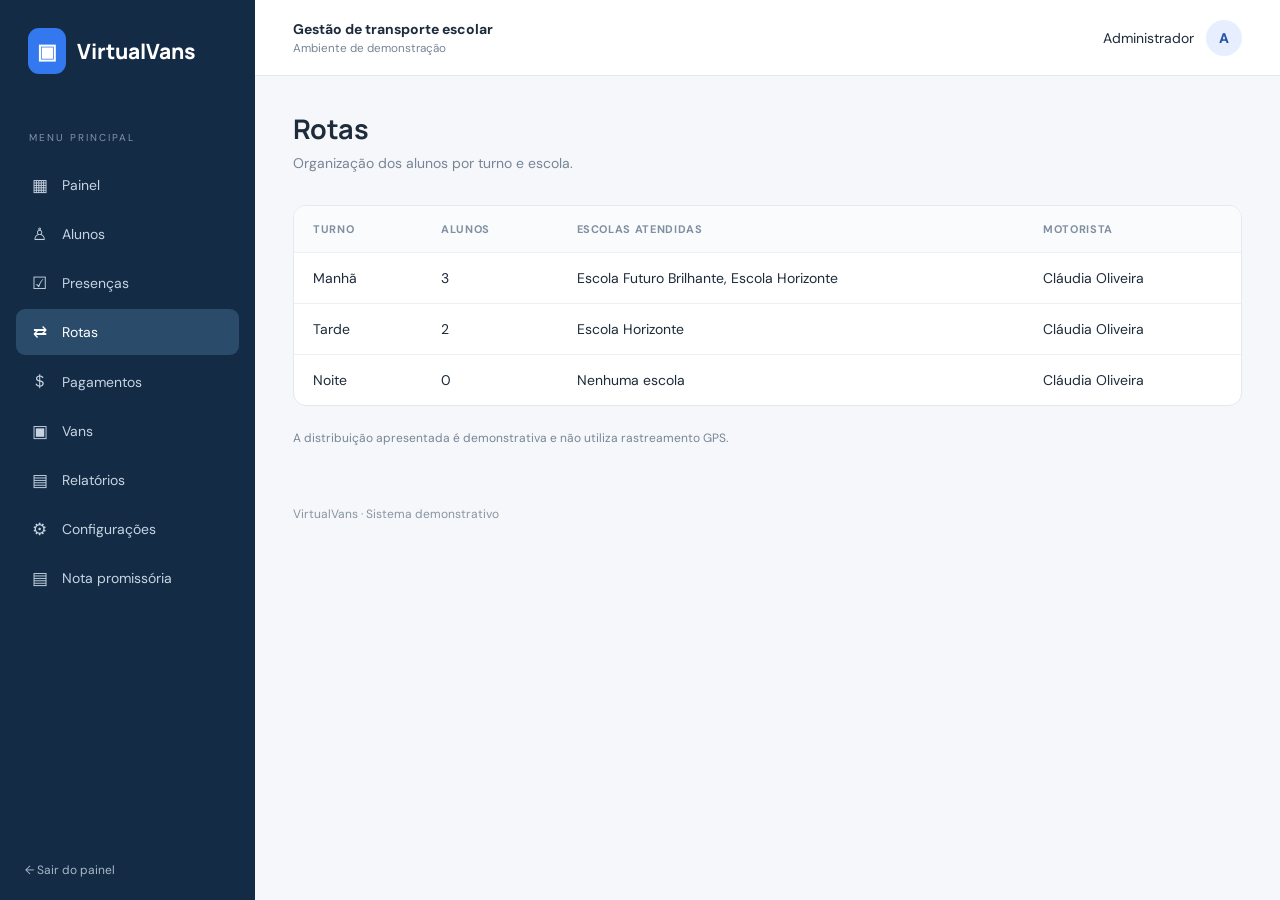
<file: protot/bin/front/rotas.html>
<!doctype html>
<html lang="pt-BR">

<head>
    <meta charset="UTF-8">
    <meta name="viewport" content="width=device-width,initial-scale=1">
    <meta name="description" content="VirtualVans - gestão de transporte escolar">
    <title>Rotas | VirtualVans</title>
    <link rel="stylesheet" href="style.css">
</head>

<body data-page="rotas">
    <div class="layout">
        <aside class="sidebar" id="sidebar">
            <a class="brand" href="painel.html"><span class="brand-icon">▣</span>VirtualVans</a>
            <div class="nav-label">MENU PRINCIPAL</div>
            <nav aria-label="Menu principal"><a class="nav-item " href="painel.html"><span
                        class="nav-icon">▦</span>Painel</a><a class="nav-item " href="alunos.html"><span
                        class="nav-icon">♙</span>Alunos</a><a class="nav-item " href="presencas.html"><span
                        class="nav-icon">☑</span>Presenças</a><a class="nav-item active" href="rotas.html"><span
                        class="nav-icon">⇄</span>Rotas</a><a class="nav-item " href="pagamentos.html"><span
                        class="nav-icon">＄</span>Pagamentos</a><a class="nav-item " href="vans.html"><span
                        class="nav-icon">▣</span>Vans</a><a class="nav-item " href="relatorios.html"><span
                        class="nav-icon">▤</span>Relatórios</a><a class="nav-item " href="configuracoes.html"><span
                        class="nav-icon">⚙</span>Configurações</a><a class="nav-item "
                    href="nota-promissoria.html"><span class="nav-icon">▤</span>Nota promissória</a></nav>
            <div class="sidebar-foot"><a href="index.html">← Sair do painel</a></div>
        </aside>
        <div class="main">
            <header class="topbar">
                <button type="button" class="btn menu-toggle" id="menu-toggle" aria-label="Abrir menu">☰</button>
                <div><strong>Gestão de transporte escolar</strong><br><small>Ambiente de demonstração</small></div>
                <div class="profile"><span>Administrador</span>
                    <div class="avatar">A</div>
                </div>
            </header>
            <main class="content">
                <div class="pagehead">
                    <div>
                        <h1>Rotas</h1>
                        <p>Organização dos alunos por turno e escola.</p>
                    </div>
                </div>
                <div class="table-wrap">
                    <table id=tabela-rotas>
                        <thead>
                            <tr>
                                <th>Turno</th>
                                <th>Alunos</th>
                                <th>Escolas atendidas</th>
                                <th>Motorista</th>
                            </tr>
                        </thead>
                        <tbody>
                            <tr>
                                <td>Manhã</td>
                                <td>3</td>
                                <td>Escola Futuro Brilhante, Escola Horizonte</td>
                                <td>Cláudia Oliveira</td>
                            </tr>
                            <tr>
                                <td>Tarde</td>
                                <td>2</td>
                                <td>Escola Horizonte</td>
                                <td>Cláudia Oliveira</td>
                            </tr>
                            <tr>
                                <td>Noite</td>
                                <td>0</td>
                                <td>Nenhuma escola</td>
                                <td>Cláudia Oliveira</td>
                            </tr>
                        </tbody>
                    </table>
                </div>
                <p class="section mini">A distribuição apresentada é demonstrativa e não utiliza rastreamento GPS.</p>
            </main>
            <footer class="footer">VirtualVans · Sistema demonstrativo</footer>
        </div>
    </div>
    <div id="toast" role="status" aria-live="polite"></div>

    <script src="script.js"></script>
</body>

</html>
</file>
<file: protot/index.css>
@import url('https://fonts.googleapis.com/css2?family=DM+Sans:wght@400;500;600;700&family=Manrope:wght@400;500;600;700;800&display=swap');

:root {
    --blue: #2563eb;
    --text: #1d2b3b;
    --muted: #778596;
    --border: #e4e9ef;
}

* { box-sizing: border-box; }
body {
    margin: 0;
    color: var(--text);
    font: 14px 'DM Sans', sans-serif;
}
a { color: inherit; text-decoration: none; }
h1, h2, h3 { font-family: Manrope, sans-serif; letter-spacing: -.6px; }
h1 { font-size: 27px; margin: 0 0 7px; }
h2 { font-size: 17px; margin: 0; }
p { margin: 6px 0; color: var(--muted); }
.btn {
    border: 1px solid var(--border);
    background: white;
    color: var(--text);
    padding: 11px 17px;
    border-radius: 9px;
    font-weight: 700;
    display: inline-flex;
    align-items: center;
    justify-content: center;
    gap: 8px;
}
.btn.primary { background: var(--blue); border-color: var(--blue); color: white; }
.btn:hover { filter: brightness(.96); }
.home {
    min-height: 100vh;
    display: grid;
    place-items: center;
    padding: 30px;
    background: linear-gradient(130deg, #112941, #1d4770);
}
.home-card {
    background: white;
    border-radius: 22px;
    padding: 45px;
    max-width: 560px;
    width: 100%;
    box-shadow: 0 25px 70px #07172d55;
}
.home-card h1 { font-size: 32px; }
.home-card .btn { width: 100%; margin-top: 12px; }

@media (min-width: 1920px) {
    .home {
        padding: 64px;
    }

    .home-card {
        max-width: 680px;
        padding: 60px;
        border-radius: 26px;
    }

    .home-card h1 {
        font-size: 40px;
    }

    .home-card h2 {
        font-size: 22px;
    }

    .home-card .btn {
        padding: 16px 24px;
        font-size: 16px;
    }
}

@media (min-width: 1441px) and (max-width: 1919px) {
    .home {
        padding: 48px;
    }

    .home-card {
        max-width: 600px;
        padding: 50px;
    }

    .home-card h1 {
        font-size: 35px;
    }

    .home-card .btn {
        padding: 14px 20px;
    }
}

@media (min-width: 1201px) and (max-width: 1440px) {
    .home {
        padding: 36px;
    }

    .home-card {
        max-width: 560px;
        padding: 42px;
    }

    .home-card h1 {
        font-size: 32px;
    }
}

@media (min-width: 1025px) and (max-width: 1200px) {
    .home {
        padding: 30px;
    }

    .home-card {
        max-width: 530px;
        padding: 38px;
    }

    .home-card h1 {
        font-size: 30px;
    }

    .home-card .btn {
        padding: 12px 18px;
    }
}

@media (min-width: 769px) and (max-width: 1024px) {
    .home {
        padding: 28px;
    }

    .home-card {
        max-width: 510px;
        padding: 36px;
        border-radius: 18px;
    }

    .home-card h1 {
        font-size: 29px;
    }

    .home-card .btn {
        min-height: 44px;
    }
}

@media (min-width: 481px) and (max-width: 768px) {
    .home {
        min-height: 100dvh;
        padding: 24px;
    }

    .home-card {
        max-width: 500px;
        padding: 34px 28px;
        border-radius: 18px;
    }

    .home-card h1 {
        font-size: 28px;
        line-height: 1.3;
    }

    .home-card .btn {
        min-height: 44px;
        font-size: 14px;
    }
}

@media (min-width: 361px) and (max-width: 480px) {
    html,
    body {
        width: 100%;
        max-width: 100%;
    }

    .home {
        min-height: 100dvh;
        padding: 16px;
    }

    .home-card {
        width: 100%;
        max-width: 100%;
        padding: 26px 20px;
        border-radius: 15px;
    }

    .home-card h1 {
        font-size: 25px;
        line-height: 1.3;
    }

    .home-card h2 {
        font-size: 16px;
    }

    .home-card .btn {
        width: 100%;
        min-height: 44px;
        padding: 12px;
        font-size: 13px;
    }

    .home-card p {
        line-height: 1.6;
        overflow-wrap: break-word;
    }
}

@media (max-width: 360px) {
    html,
    body {
        width: 100%;
        max-width: 100%;
    }

    .home {
        min-height: 100dvh;
        padding: 10px;
    }

    .home-card {
        width: 100%;
        max-width: 100%;
        padding: 22px 15px;
        border-radius: 12px;
    }

    .home-card h1 {
        font-size: 22px;
        line-height: 1.3;
    }

    .home-card h2 {
        font-size: 15px;
    }

    .home-card p {
        font-size: 12px;
        line-height: 1.6;
        overflow-wrap: break-word;
    }

    .home-card .btn {
        width: 100%;
        min-height: 44px;
        padding: 11px 9px;
        font-size: 12px;
    }
}
</file>
<file: protot/bin/front/style.css>
@import url('https://fonts.googleapis.com/css2?family=DM+Sans:wght@400;500;600;700&family=Manrope:wght@400;500;600;700;800&display=swap');

:root {
    --navy: #142b45;
    --blue: #2563eb;
    --bg: #f5f7fa;
    --text: #1d2b3b;
    --muted: #778596;
    --border: #e4e9ef;
    --green: #15966b;
    --red: #cf4754
}

* {
    box-sizing: border-box
}

body {
    margin: 0;
    background: var(--bg);
    color: var(--text);
    font: 14px 'DM Sans', sans-serif
}

button,
input,
select,
textarea {
    font: inherit
}

button {
    cursor: pointer
}

a {
    color: inherit;
    text-decoration: none
}

.layout {
    display: flex;
    min-height: 100vh
}

.sidebar {
    width: 255px;
    flex-shrink: 0;
    background: var(--navy);
    color: #d4dfeb;
    padding: 28px 16px;
    position: sticky;
    top: 0;
    height: 100vh
}

.brand {
    display: flex;
    gap: 11px;
    align-items: center;
    color: white;
    font: 800 21px Manrope;
    margin: 0 12px 42px
}

.brand-icon {
    background: #3378ef;
    border-radius: 11px;
    padding: 9px
}

.nav-label {
    font-size: 10px;
    text-transform: uppercase;
    letter-spacing: 2px;
    color: #8196ac;
    padding: 15px 13px
}

.nav-item {
    display: flex;
    align-items: center;
    gap: 12px;
    padding: 12px 13px;
    border-radius: 9px;
    margin: 3px 0;
    color: #c6d4e2
}

.nav-item:hover,
.nav-item.active {
    background: #2a4b69;
    color: white
}

.nav-icon {
    width: 21px;
    text-align: center;
    font-size: 17px
}

.sidebar-foot {
    position: absolute;
    bottom: 22px;
    left: 25px;
    color: #a7b9c8;
    font-size: 12px
}

.main {
    flex: 1;
    min-width: 0
}

.topbar {
    height: 76px;
    background: white;
    border-bottom: 1px solid var(--border);
    display: flex;
    align-items: center;
    justify-content: space-between;
    padding: 0 38px
}

.topbar small {
    color: var(--muted)
}

.avatar {
    width: 36px;
    height: 36px;
    border-radius: 50%;
    background: #e7efff;
    color: #2455a5;
    display: grid;
    place-items: center;
    font-weight: 800
}

.profile {
    display: flex;
    align-items: center;
    gap: 12px
}

.content {
    max-width: 1450px;
    margin: auto;
    padding: 34px 38px
}

.pagehead {
    display: flex;
    align-items: flex-start;
    justify-content: space-between;
    gap: 16px;
    margin-bottom: 27px
}

h1,
h2,
h3 {
    font-family: Manrope, sans-serif;
    letter-spacing: -.6px
}

h1 {
    font-size: 27px;
    margin: 0 0 7px
}

h2 {
    font-size: 17px;
    margin: 0
}

h3 {
    font-size: 15px
}

p {
    margin: 6px 0;
    color: var(--muted)
}

.btn {
    border: 1px solid var(--border);
    background: white;
    color: var(--text);
    padding: 11px 17px;
    border-radius: 9px;
    font-weight: 700;
    display: inline-flex;
    align-items: center;
    justify-content: center;
    gap: 8px
}

.btn.primary {
    background: var(--blue);
    border-color: var(--blue);
    color: white
}

.btn.danger {
    color: var(--red)
}

.btn:hover {
    filter: brightness(.96)
}

.grid {
    display: grid;
    grid-template-columns: repeat(4, minmax(0, 1fr));
    gap: 17px
}

.card {
    background: white;
    border: 1px solid var(--border);
    border-radius: 13px;
    padding: 22px;
    box-shadow: 0 3px 12px #102c4510
}

.stat-label {
    color: var(--muted);
    font-weight: 600
}

.stat-value {
    font: 800 29px Manrope;
    margin: 14px 0 5px
}

.stat-foot {
    font-size: 12px;
    color: var(--muted)
}

.stat-icon {
    float: right;
    background: #eef4ff;
    border-radius: 10px;
    padding: 10px;
    color: var(--blue)
}

.section {
    margin-top: 24px
}

.section-head {
    display: flex;
    justify-content: space-between;
    align-items: center;
    margin-bottom: 16px
}

.table-wrap {
    overflow-x: auto;
    background: white;
    border: 1px solid var(--border);
    border-radius: 13px
}

table {
    border-collapse: collapse;
    width: 100%;
    text-align: left
}

th {
    background: #fafbfd;
    font-size: 11px;
    text-transform: uppercase;
    letter-spacing: .65px;
    color: #8090a0
}

th,
td {
    padding: 16px 19px;
    border-bottom: 1px solid #edf0f4
}

tr:last-child td {
    border: 0
}

tbody tr:hover {
    background: #fafcff
}

.badge {
    display: inline-flex;
    border-radius: 30px;
    padding: 6px 10px;
    font-size: 11px;
    font-weight: 700;
    background: #edf3ff;
    color: #3564a3
}

.badge.paid,
.badge.confirmed,
.badge.active {
    background: #e5f7ee;
    color: #128158
}

.badge.overdue,
.badge.absent {
    background: #fff0f0;
    color: #c54852
}

.badge.pending,
.badge.undefined,
.badge.goOnly,
.badge.returnOnly {
    background: #fff5e4;
    color: #a46a18
}

.toolbar {
    display: flex;
    gap: 12px;
    flex-wrap: wrap;
    margin-bottom: 18px
}

.field {
    padding: 11px 13px;
    border: 1px solid #dce3eb;
    border-radius: 9px;
    background: white;
    outline: none;
    min-width: 0
}

.field:focus {
    border-color: #4785f5;
    box-shadow: 0 0 0 3px #4785f51c
}

.toolbar .field {
    min-width: 230px
}

.formgrid {
    display: grid;
    grid-template-columns: repeat(2, 1fr);
    gap: 19px
}

.formgroup {
    display: flex;
    flex-direction: column;
    gap: 7px
}

.formgroup label {
    font-weight: 700;
    font-size: 12px;
    color: #506175
}

.formgroup .field {
    width: 100%
}

.span2 {
    grid-column: span 2
}

.actions {
    display: flex;
    gap: 10px;
    justify-content: flex-end;
    margin-top: 25px
}

.empty {
    padding: 35px;
    text-align: center;
    color: var(--muted)
}

.link {
    color: #2563eb;
    font-weight: 700;
    background: none;
    border: 0
}

.split {
    display: grid;
    grid-template-columns: 1.3fr 1fr;
    gap: 20px
}

.route-card {
    display: flex;
    align-items: center;
    justify-content: space-between;
    gap: 15px;
    padding: 18px;
    border: 1px solid var(--border);
    border-radius: 10px;
    margin: 12px 0
}

.home {
    min-height: 100vh;
    display: grid;
    place-items: center;
    padding: 30px;
    background: linear-gradient(130deg, #112941, #1d4770)
}

.home-card {
    background: white;
    border-radius: 22px;
    padding: 45px;
    max-width: 560px;
    width: 100%;
    box-shadow: 0 25px 70px #07172d55
}

.home-card h1 {
    font-size: 32px
}

.home-card .btn {
    width: 100%;
    margin-top: 12px
}

.mini {
    font-size: 12px;
    color: var(--muted)
}

.hamburger {
    display: none
}

.modal-bg {
    position: fixed;
    inset: 0;
    background: #081b2a8c;
    display: grid;
    place-items: center;
    padding: 20px;
    z-index: 10
}

.modal {
    background: white;
    padding: 25px;
    border-radius: 15px;
    max-width: 500px;
    width: 100%;
    max-height: 90vh;
    overflow: auto
}

#toast {
    position: fixed;
    bottom: 25px;
    right: 25px;
    background: #1b344b;
    color: white;
    padding: 13px 20px;
    border-radius: 9px;
    opacity: 0;
    pointer-events: none;
    transition: .2s;
    z-index: 30
}

#toast.show {
    opacity: 1
}

.nav-item.active {
    background: #2a4b69
}

.menu-toggle {
    display: none
}

.formgrid {
    margin-top: 20px
}

.notice {
    padding: 15px;
    border-radius: 9px;
    background: #eef4ff;
    color: #35577f;
    margin-bottom: 18px
}

.table-actions {
    display: flex;
    gap: 9px
}

.footer {
    padding: 20px 38px;
    color: #8895a2;
    font-size: 12px
}

.metric-row {
    display: flex;
    justify-content: space-between;
    padding: 15px 0;
    border-bottom: 1px solid var(--border)
}

.metric-row:last-child {
    border-bottom: 0
}

.small-input {
    max-width: 130px
}

.filters {
    margin-bottom: 20px
}

.page-links {
    display: flex;
    gap: 10px;
    flex-wrap: wrap
}


.layout,
.main,
.content,
.section,
.split,
.split > *,
.card,
.table-wrap {
    min-width: 0;
}

.split {
    grid-template-columns: minmax(0, 1.3fr) minmax(0, 1fr);
}

.table-wrap {
    width: 100%;
    max-width: 100%;
    overflow-x: auto;
    -webkit-overflow-scrolling: touch;
}

.table-wrap table {
    width: max-content;
    min-width: 100%;
}

.table-wrap th,
.table-wrap td {
    white-space: nowrap;
}


@media (min-width: 1600px) {
    .sidebar {
        width: 270px;
    }

    .content {
        max-width: 1550px;
        padding: 42px 48px;
    }

    .topbar {
        padding: 0 48px;
    }

    .grid {
        gap: 22px;
    }
}

@media (max-width: 1360px) {
    .split {
        grid-template-columns: minmax(0, 1fr);
    }
}

@media (min-width: 901px) and (max-width: 1200px) {
    .sidebar {
        width: 220px;
        padding: 24px 12px;
    }

    .brand {
        font-size: 18px;
        margin: 0 8px 30px;
    }

    .nav-item {
        padding: 11px 10px;
        gap: 9px;
    }

    .content {
        padding: 26px 24px;
    }

    .topbar {
        padding: 0 24px;
    }

    .grid {
        grid-template-columns: repeat(2, minmax(0, 1fr));
        gap: 16px;
    }
}

@media (max-width: 900px) {
    .layout {
        width: 100%;
        min-height: 100dvh;
    }

    .sidebar {
        position: fixed;
        inset: 0 auto 0 0;
        z-index: 80;
        width: min(280px, 85vw);
        height: 100dvh;
        padding: 24px 14px;
        overflow-y: auto;
        overscroll-behavior: contain;
        transform: translateX(-100%);
        transition: transform .2s ease;
        box-shadow: 5px 0 22px #061b3040;
    }

    .sidebar.open {
        transform: translateX(0);
    }

    .sidebar-foot {
        position: static;
        margin: 30px 12px 0;
    }

    .menu-toggle,
    .hamburger {
        display: inline-flex;
        align-items: center;
        justify-content: center;
        flex-shrink: 0;
    }

    .main {
        width: 100%;
        flex: 1 1 100%;
    }

    .topbar {
        min-height: 68px;
        height: auto;
        padding: 10px 18px;
        gap: 12px;
    }

    .topbar > * {
        min-width: 0;
    }

    .content {
        width: 100%;
        padding: 24px 18px;
    }

    .pagehead {
        flex-wrap: wrap;
    }

    .grid {
        grid-template-columns: repeat(2, minmax(0, 1fr));
        gap: 14px;
    }

    .split {
        grid-template-columns: minmax(0, 1fr);
    }

    .formgrid {
        grid-template-columns: repeat(2, minmax(0, 1fr));
        gap: 15px;
    }

    .card {
        padding: 18px;
    }

    .table-wrap {
        display: block;
    }

    .table-wrap th,
    .table-wrap td {
        padding: 12px 9px;
    }

    .toolbar .field {
        min-width: 0;
        flex: 1 1 190px;
    }

    .footer {
        padding: 18px;
    }
}

@media (max-width: 600px) {
    .topbar {
        padding: 10px 14px;
    }

    .content {
        padding: 20px 14px;
    }

    .pagehead {
        flex-direction: column;
        align-items: stretch;
        gap: 14px;
        margin-bottom: 20px;
    }

    .pagehead .btn {
        align-self: flex-start;
    }

    .grid,
    .split,
    .formgrid {
        grid-template-columns: minmax(0, 1fr);
    }

    .span2 {
        grid-column: span 1;
    }

    .card {
        padding: 16px;
    }

    .section-head {
        flex-wrap: wrap;
        gap: 10px;
    }

    .toolbar {
        flex-direction: column;
        gap: 10px;
    }

    .toolbar .field,
    .toolbar .btn {
        width: 100%;
        min-width: 0;
    }

    .formgroup,
    .formgroup .field {
        min-width: 0;
        max-width: 100%;
    }

    .table-actions {
        flex-wrap: nowrap;
    }

    .actions {
        flex-wrap: wrap;
    }

    .modal-bg {
        padding: 12px;
    }

    .modal {
        max-height: calc(100dvh - 24px);
        padding: 18px;
    }

    #toast {
        left: 14px;
        right: 14px;
        bottom: 14px;
        text-align: center;
    }

    .home {
        min-height: 100dvh;
        padding: 18px;
    }

    .home-card {
        padding: 28px 22px;
    }

    .home-card h1 {
        font-size: 27px;
    }
}

@media (max-width: 420px) {
    .topbar {
        gap: 8px;
        padding: 9px 10px;
    }

    .topbar small {
        font-size: 11px;
    }

    .profile {
        gap: 6px;
    }

    .profile > span {
        display: none;
    }

    .avatar {
        width: 32px;
        height: 32px;
        flex-shrink: 0;
    }

    .content {
        padding: 17px 11px;
    }

    h1 {
        font-size: 22px;
    }

    .grid {
        gap: 12px;
    }

    .card {
        padding: 14px;
    }

    .route-card {
        flex-direction: column;
        align-items: stretch;
    }

    .actions {
        flex-direction: column;
        align-items: stretch;
    }

    .actions .btn {
        width: 100%;
    }

    .footer {
        padding: 14px 11px;
    }

    .home-card {
        padding: 22px 17px;
    }
}

@media (max-height: 600px) and (min-width: 901px) {
    .sidebar {
        overflow-y: auto;
        padding-top: 16px;
        padding-bottom: 16px;
    }

    .sidebar-foot {
        position: static;
        margin: 22px 12px 0;
    }
}

@media (hover: none) and (pointer: coarse) {
    .btn,
    .nav-item,
    .menu-toggle,
    .hamburger {
        min-height: 44px;
    }
}

@media (prefers-reduced-motion: reduce) {
    .sidebar,
    #toast {
        transition: none;
    }
}
</file>
